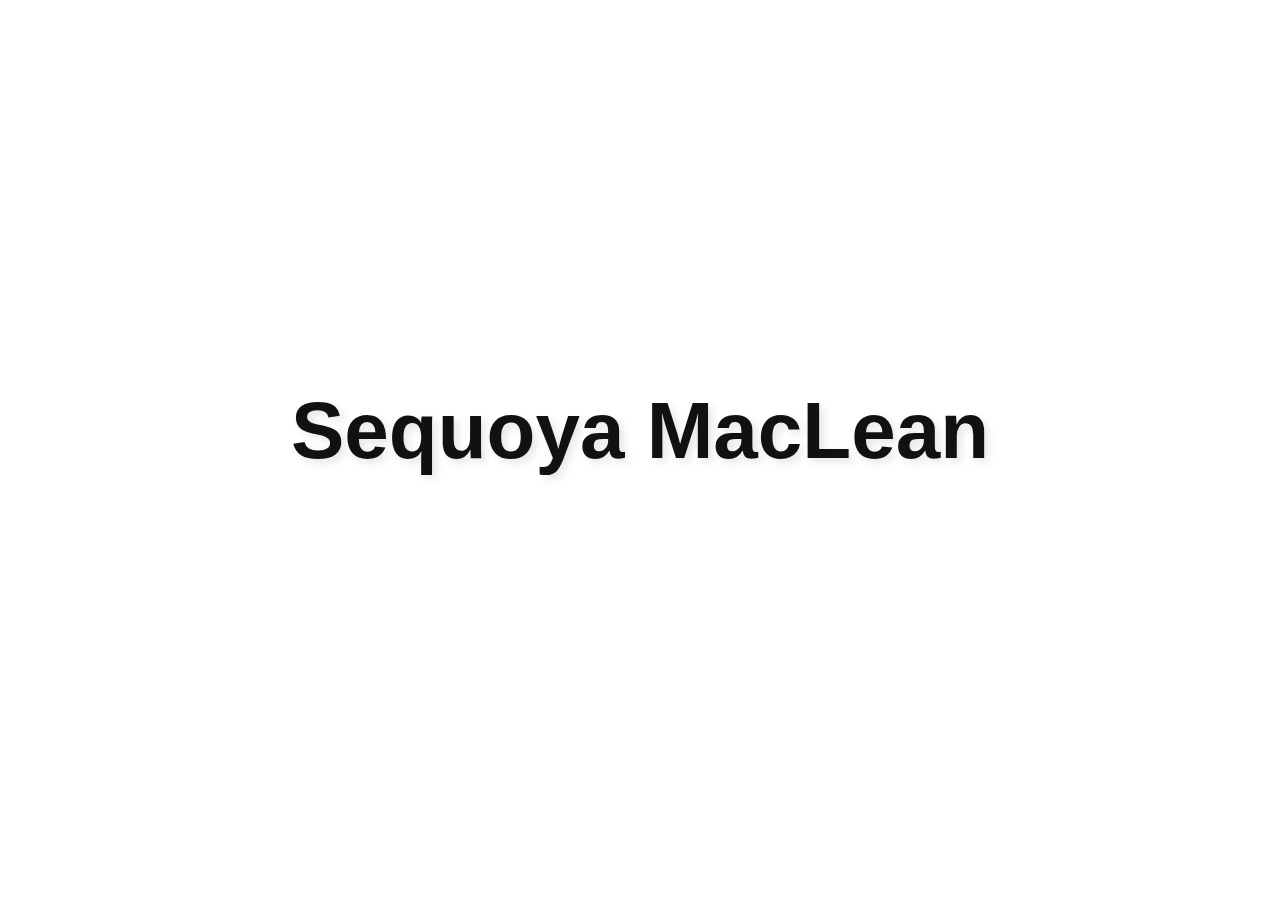
<file: index.html>
<!DOCTYPE html>
<html lang="en">
<head>
    <meta charset="UTF-8">
    <meta name="viewport" content="width=device-width, initial-scale=1.0">
    <title>Sequoya MacLean</title>
    <style>
        * {
            margin: 0;
            padding: 0;
            box-sizing: border-box;
        }
        
        body {
            height: 100vh;
            background: #ffffff;
            display: flex;
            align-items: center;
            justify-content: center;
            font-family: 'Arial', sans-serif;
            overflow: hidden;
        }
        
        .container {
            text-align: center;
            position: relative;
            transition: transform 0.2s ease;
        }
        
        h1 {
            font-size: 5rem;
            color: #111;
            text-shadow: 4px 4px 8px rgba(0,0,0,0.1);
            cursor: pointer;
            transition: all 0.3s ease;
            padding: 20px;
            border-radius: 10px;
            background: rgba(255, 255, 255, 0.9);
        }
        
        h1:hover {
            transform: scale(1.1);
            letter-spacing: 2px;
            text-shadow: 6px 6px 12px rgba(0,0,0,0.15);
            background: rgba(255, 255, 255, 1);
        }
        
        /* Floating effect */
        @keyframes float {
            0%, 100% { transform: translateY(0); }
            50% { transform: translateY(-10px); }
        }
        
        h1 {
            animation: float 3s ease-in-out infinite;
        }
        
        /* Transition effect */
        .fade-out {
            animation: fadeOut 0.8s ease forwards;
        }
        
        @keyframes fadeOut {
            to {
                opacity: 0;
                transform: scale(1.2);
            }
        }
        
        .hidden {
            display: none;
        }
        
        /* Portfolio page styles (your existing design) */
        #portfolio {
            width: 100%;
            min-height: 100vh;
            padding: 20px;
            background: #f5f7fa;
        }
        
        .portfolio-content {
            max-width: 1200px;
            margin: 0 auto;
        }
    </style>
</head>
<body>
    <div id="loading" class="container">
        <h1 id="name">Sequoya MacLean</h1>
        <p style="margin-top: 20px; color: #666; opacity: 0; transition: opacity 0.5s;">Click to enter portfolio</p>
    </div>
    
    <div id="portfolio" class="hidden">
        <!-- Your existing portfolio content goes here -->
        <div class="portfolio-content">
            <h2>Welcome to my portfolio!</h2>
            <p>Your existing content here...</p>
            <a href="#" onclick="goBack()">← Back to landing page</a>
        </div>
    </div>
    
    <script>
        const nameElement = document.getElementById('name');
        const loadingDiv = document.getElementById('loading');
        const portfolioDiv = document.getElementById('portfolio');
        const hintText = document.querySelector('p');
        
        // Show hint text after 1 second
        setTimeout(() => {
            hintText.style.opacity = '0.7';
        }, 1000);
        
        // Floating movement with mouse
        document.addEventListener('mousemove', (e) => {
            const x = (window.innerWidth / 2 - e.clientX) / 40;
            const y = (window.innerHeight / 2 - e.clientY) / 40;
            
            loadingDiv.style.transform = `translate(${x}px, ${y}px)`;
        });
        
        // Click to reveal portfolio
        nameElement.addEventListener('click', () => {
            // Add fade-out animation
            loadingDiv.classList.add('fade-out');
            
            // Show portfolio after animation
            setTimeout(() => {
    window.location.href = 'home.html';  // ← CORRECT
}, 800);
        });
        
        // Hover effect enhancement
        nameElement.addEventListener('mouseenter', () => {
            hintText.style.opacity = '1';
        });
        
        nameElement.addEventListener('mouseleave', () => {
            hintText.style.opacity = '0.7';
        });
        
        // Go back function
        function goBack() {
            portfolioDiv.classList.add('hidden');
            loadingDiv.classList.remove('hidden');
            loadingDiv.classList.remove('fade-out');
        }
    </script>
</body>
</html>
</file>
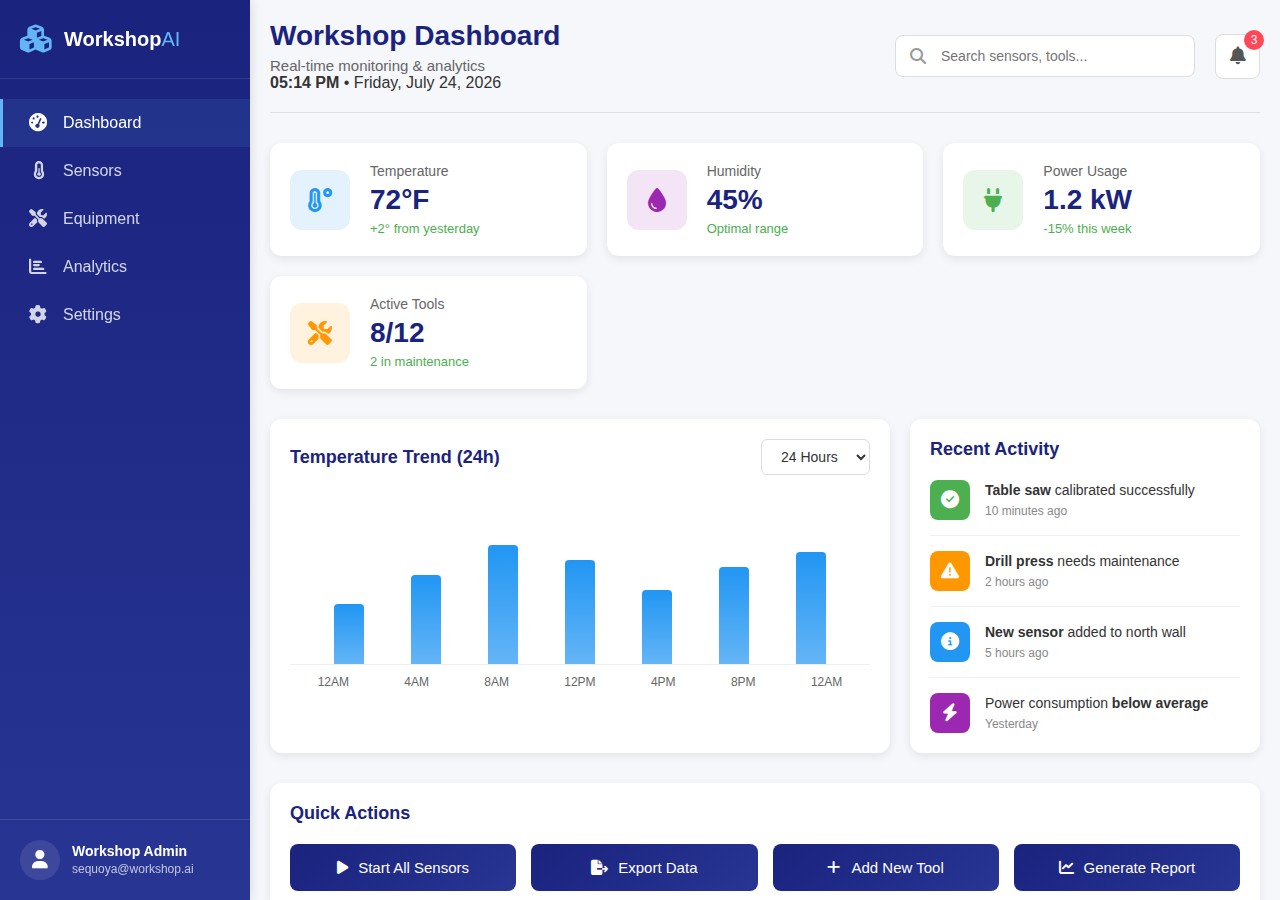
<file: dashboard.html>
<!DOCTYPE html>
<html lang="en">
<head>
    <meta charset="UTF-8">
    <meta name="viewport" content="width=device-width, initial-scale=1.0">
    <title>Dashboard | Project Monitor</title>
    <link rel="stylesheet" href="dashboard.css">
    <!-- Icons from Font Awesome (free CDN) -->
    <link rel="stylesheet" href="https://cdnjs.cloudflare.com/ajax/libs/font-awesome/6.4.0/css/all.min.css">
    <script src="dashboard.js" defer></script>
</head>
<body>
    <div class="dashboard-container">
        <!-- Sidebar Navigation -->
        <aside class="sidebar">
            <div class="logo">
                <i class="fas fa-cubes"></i>
                <h2>Workshop<span>AI</span></h2>
            </div>
            
            <nav class="nav-menu">
                <a href="#" class="nav-item active">
                    <i class="fas fa-tachometer-alt"></i>
                    <span>Dashboard</span>
                </a>
                <a href="#" class="nav-item">
                    <i class="fas fa-thermometer-half"></i>
                    <span>Sensors</span>
                </a>
                <a href="#" class="nav-item">
                    <i class="fas fa-tools"></i>
                    <span>Equipment</span>
                </a>
                <a href="#" class="nav-item">
                    <i class="fas fa-chart-bar"></i>
                    <span>Analytics</span>
                </a>
                <a href="#" class="nav-item">
                    <i class="fas fa-cog"></i>
                    <span>Settings</span>
                </a>
            </nav>
            
            <div class="user-info">
                <div class="user-avatar">
                    <i class="fas fa-user"></i>
                </div>
                <div class="user-details">
                    <strong>Workshop Admin</strong>
                    <small>sequoya@workshop.ai</small>
                </div>
            </div>
        </aside>

        <!-- Main Content Area -->
        <main class="main-content">
            <!-- Top Header -->
            <header class="top-header">
                <div class="header-left">
                    <h1>Workshop Dashboard</h1>
                    <p>Real-time monitoring & analytics</p>
                </div>
                <div class="header-right">
                    <div class="search-box">
                        <i class="fas fa-search"></i>
                        <input type="text" placeholder="Search sensors, tools...">
                    </div>
                    <button class="notification-btn">
                        <i class="fas fa-bell"></i>
                        <span class="badge">3</span>
                    </button>
                </div>
            </header>

            <!-- Stats Cards -->
            <section class="stats-grid">
                <div class="stat-card">
                    <div class="stat-icon" style="background: #e3f2fd;">
                        <i class="fas fa-temperature-high" style="color: #2196f3;"></i>
                    </div>
                    <div class="stat-info">
                        <h3>Temperature</h3>
                        <p class="stat-value">72°F</p>
                        <p class="stat-change">+2° from yesterday</p>
                    </div>
                </div>
                
                <div class="stat-card">
                    <div class="stat-icon" style="background: #f3e5f5;">
                        <i class="fas fa-tint" style="color: #9c27b0;"></i>
                    </div>
                    <div class="stat-info">
                        <h3>Humidity</h3>
                        <p class="stat-value">45%</p>
                        <p class="stat-change">Optimal range</p>
                    </div>
                </div>
                
                <div class="stat-card">
                    <div class="stat-icon" style="background: #e8f5e9;">
                        <i class="fas fa-plug" style="color: #4caf50;"></i>
                    </div>
                    <div class="stat-info">
                        <h3>Power Usage</h3>
                        <p class="stat-value">1.2 kW</p>
                        <p class="stat-change">-15% this week</p>
                    </div>
                </div>
                
                <div class="stat-card">
                    <div class="stat-icon" style="background: #fff3e0;">
                        <i class="fas fa-tools" style="color: #ff9800;"></i>
                    </div>
                    <div class="stat-info">
                        <h3>Active Tools</h3>
                        <p class="stat-value">8/12</p>
                        <p class="stat-change">2 in maintenance</p>
                    </div>
                </div>
            </section>

            <!-- Charts & Data Section -->
            <section class="data-section">
                <div class="chart-container">
                    <div class="section-header">
                        <h3>Temperature Trend (24h)</h3>
                        <select class="time-select">
                            <option>24 Hours</option>
                            <option>7 Days</option>
                            <option>30 Days</option>
                        </select>
                    </div>
                    <div class="chart-placeholder">
                        <!-- Simple CSS bar chart -->
                        <div class="simple-chart">
                            <div class="chart-bar" style="height: 40%;"></div>
                            <div class="chart-bar" style="height: 60%;"></div>
                            <div class="chart-bar" style="height: 80%;"></div>
                            <div class="chart-bar" style="height: 70%;"></div>
                            <div class="chart-bar" style="height: 50%;"></div>
                            <div class="chart-bar" style="height: 65%;"></div>
                            <div class="chart-bar" style="height: 75%;"></div>
                        </div>
                        <div class="chart-labels">
                            <span>12AM</span><span>4AM</span><span>8AM</span><span>12PM</span>
                            <span>4PM</span><span>8PM</span><span>12AM</span>
                        </div>
                    </div>
                </div>
                
                <div class="recent-activity">
                    <div class="section-header">
                        <h3>Recent Activity</h3>
                    </div>
                    <div class="activity-list">
                        <div class="activity-item">
                            <div class="activity-icon success">
                                <i class="fas fa-check-circle"></i>
                            </div>
                            <div class="activity-content">
                                <p><strong>Table saw</strong> calibrated successfully</p>
                                <small>10 minutes ago</small>
                            </div>
                        </div>
                        <div class="activity-item">
                            <div class="activity-icon warning">
                                <i class="fas fa-exclamation-triangle"></i>
                            </div>
                            <div class="activity-content">
                                <p><strong>Drill press</strong> needs maintenance</p>
                                <small>2 hours ago</small>
                            </div>
                        </div>
                        <div class="activity-item">
                            <div class="activity-icon info">
                                <i class="fas fa-info-circle"></i>
                            </div>
                            <div class="activity-content">
                                <p><strong>New sensor</strong> added to north wall</p>
                                <small>5 hours ago</small>
                            </div>
                        </div>
                        <div class="activity-item">
                            <div class="activity-icon">
                                <i class="fas fa-bolt"></i>
                            </div>
                            <div class="activity-content">
                                <p>Power consumption <strong>below average</strong></p>
                                <small>Yesterday</small>
                            </div>
                        </div>
                    </div>
                </div>
            </section>

            <!-- Quick Actions -->
            <section class="quick-actions">
                <h3>Quick Actions</h3>
                <div class="action-buttons">
                    <button class="action-btn">
                        <i class="fas fa-play"></i>
                        <span>Start All Sensors</span>
                    </button>
                    <button class="action-btn">
                        <i class="fas fa-file-export"></i>
                        <span>Export Data</span>
                    </button>
                    <button class="action-btn">
                        <i class="fas fa-plus"></i>
                        <span>Add New Tool</span>
                    </button>
                    <button class="action-btn">
                        <i class="fas fa-chart-line"></i>
                        <span>Generate Report</span>
                    </button>
                </div>
            </section>
        </main>
    </div>
</body>
</html>
</file>
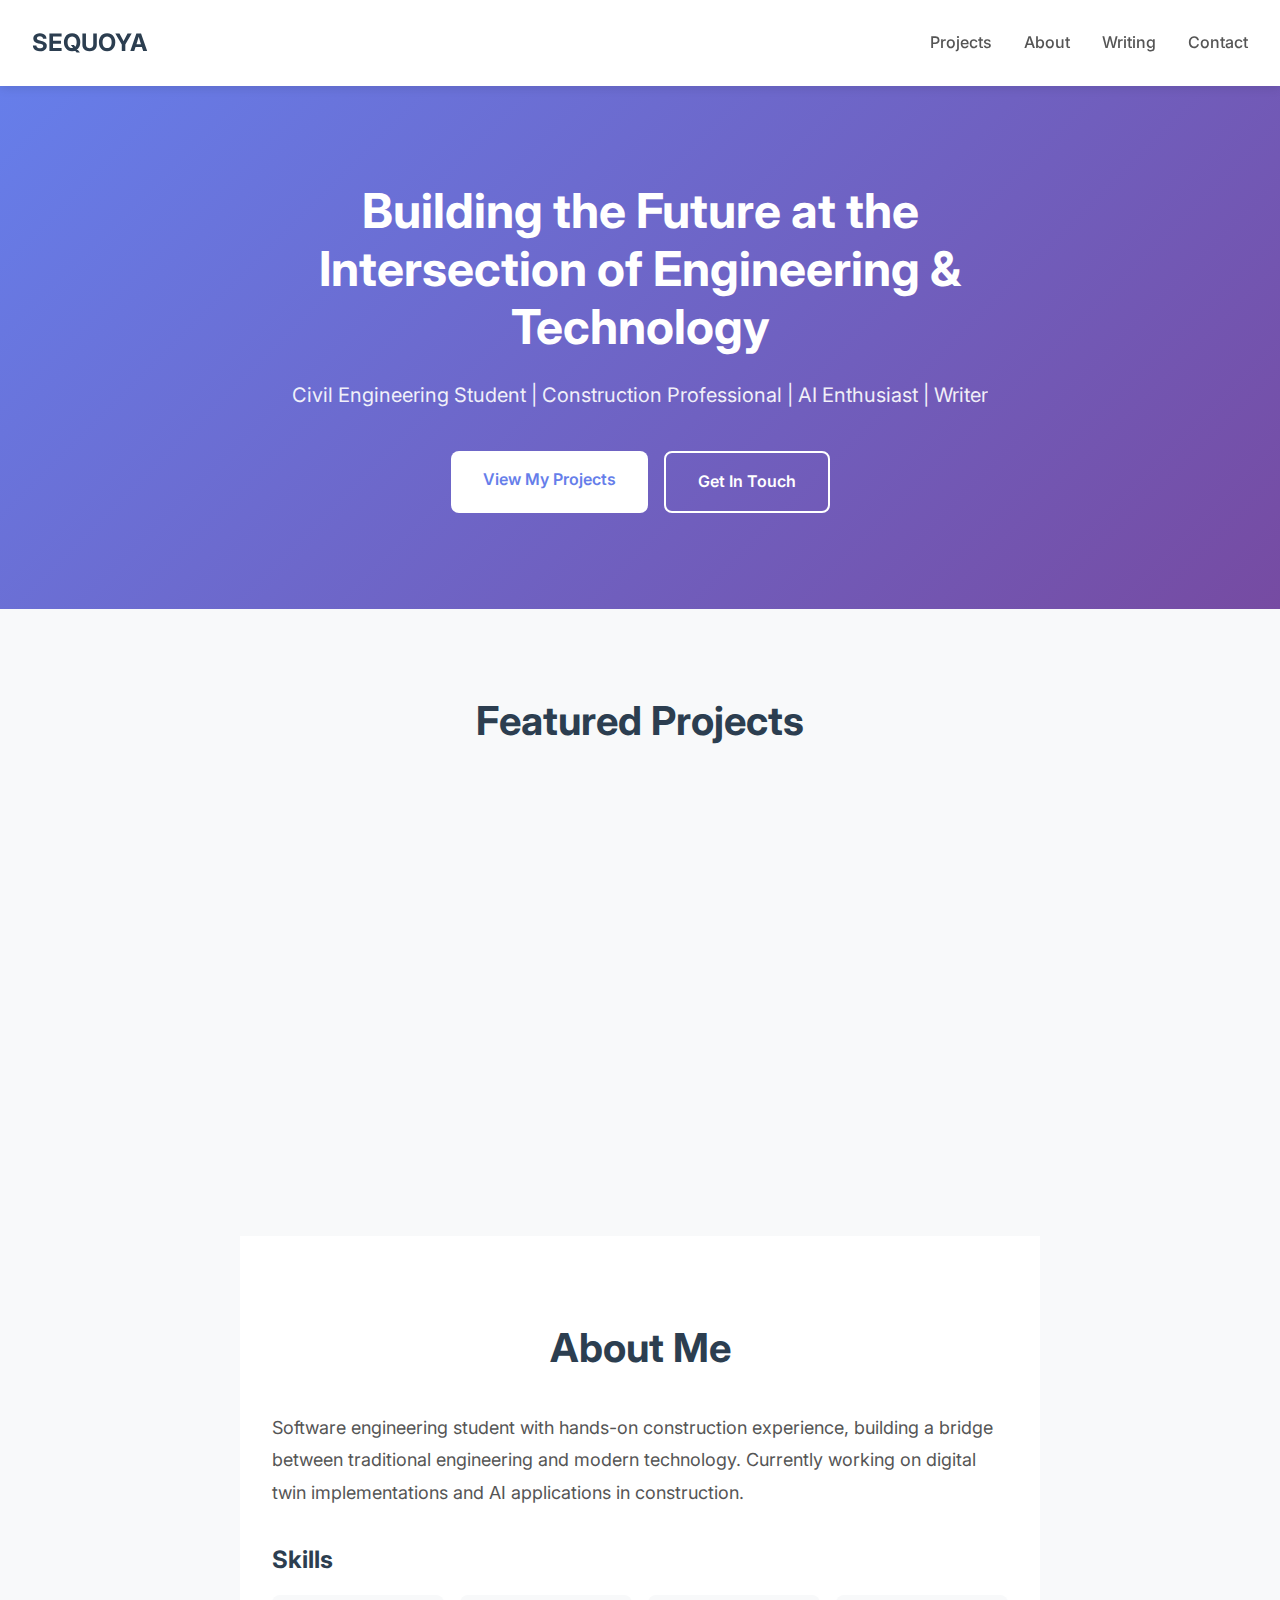
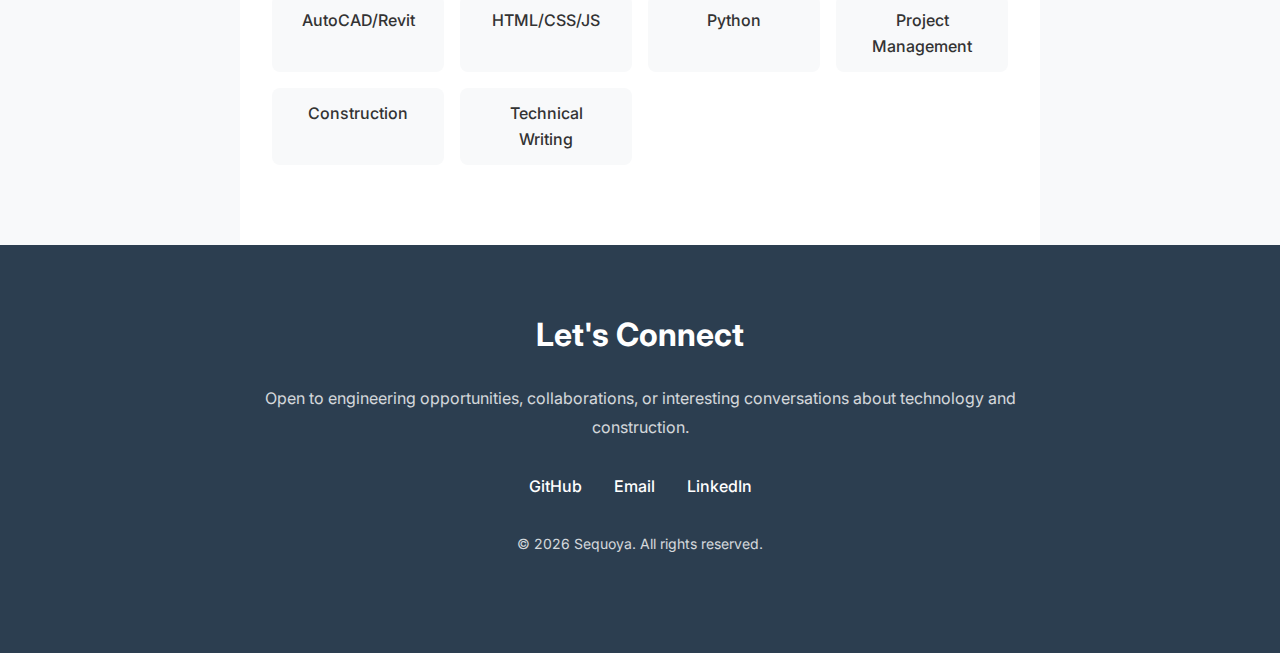
<file: home.html>
<!DOCTYPE html>
<html lang="en">
<head>
    <meta charset="UTF-8">
    <meta name="viewport" content="width=device-width, initial-scale=1.0">
    <title>Sequoya | Engineering & Construction Portfolio</title>
    <meta name="description" content="Portfolio showcasing engineering projects, construction work, and technical writing.">
    <link rel="stylesheet" href="home.css">
    <link rel="preconnect" href="https://fonts.googleapis.com">
    <link rel="preconnect" href="https://fonts.gstatic.com" crossorigin>
    <link href="https://fonts.googleapis.com/css2?family=Inter:wght@400;500;600;700&display=swap" rel="stylesheet">
    <script src="home.js" defer></script>
</head>
<body>
    <header>
        <nav class="navbar">
            <div class="logo">SEQUOYA</div>
            <div class="nav-links">
                <a href="#projects">Projects</a>
                <a href="#about">About</a>
                <a href="#writing">Writing</a>
                <a href="#contact">Contact</a>
            </div>
        </nav>
    </header>

    <main>
        <section class="hero">
            <div class="hero-content">
                <h1>Building the Future at the Intersection of Engineering & Technology</h1>
                <p class="subtitle">Civil Engineering Student | Construction Professional | AI Enthusiast | Writer</p>
                <div class="cta-buttons">
                    <a href="#projects" class="btn btn-primary">View My Projects</a>
                    <a href="#contact" class="btn btn-secondary">Get In Touch</a>
                </div>
            </div>
        </section>

        <section id="projects" class="projects-section">
            <h2>Featured Projects</h2>
            <div class="projects-grid">
                <div class="project-card">
                    <div class="project-icon">🏠</div>
                    <h3>Property Digital Twin</h3>
                    <p>Interactive 3D model with live sensor data integration and predictive maintenance.</p>
                    <span class="tech-tag">Three.js</span>
                    <span class="tech-tag">IoT</span>
                    <span class="tech-tag">Python</span>
                </div>
                
                <div class="project-card">
                    <div class="project-icon">🤖</div>
                    <h3>Construction AI Assistant</h3>
                    <p>Machine learning system for material estimation and project optimization.</p>
                    <span class="tech-tag">Python</span>
                    <span class="tech-tag">TensorFlow</span>
                    <span class="tech-tag">React</span>
                </div>
                
                <div class="project-card">
                    <div class="project-icon">🔨</div>
                    <h3>Smart Workshop System</h3>
                    <p>IoT-enabled tool tracking and automated inventory management.</p>
                    <span class="tech-tag">Arduino</span>
                    <span class="tech-tag">Node.js</span>
                    <span class="tech-tag">MongoDB</span>
                </div>
            </div>
        </section>

        <section id="about" class="about-section">
            <h2>About Me</h2>
            <div class="about-content">
                <p>Software engineering student with hands-on construction experience, building a bridge between traditional engineering and modern technology. Currently working on digital twin implementations and AI applications in construction.</p>
                
                <div class="skills">
                    <h3>Skills</h3>
                    <div class="skills-grid">
                        <span>AutoCAD/Revit</span>
                        <span>HTML/CSS/JS</span>
                        <span>Python</span>
                        <span>Project Management</span>
                        <span>Construction</span>
                        <span>Technical Writing</span>
                    </div>
                </div>
            </div>
        </section>
    </main>

    <footer id="contact">
        <div class="footer-content">
            <h3>Let's Connect</h3>
            <p>Open to engineering opportunities, collaborations, or interesting conversations about technology and construction.</p>
            <div class="contact-links">
                <a href="https://github.com/sequoya126" target="_blank">GitHub</a>
                <a href="mailto:your-email@example.com">Email</a>
                <a href="#">LinkedIn</a>
            </div>
            <p class="copyright">© 2024 Sequoya. All rights reserved.</p>
        </div>
    </footer>
</body>
</html>
</file>
<file: dashboard.css>
/* Reset & Base */
* {
    margin: 0;
    padding: 0;
    box-sizing: border-box;
    font-family: 'Segoe UI', Tahoma, Geneva, Verdana, sans-serif;
}

body {
    background: #f5f7fa;
    color: #333;
    height: 100vh;
    overflow: hidden;
}

/* Dashboard Layout */
.dashboard-container {
    display: flex;
    height: 100vh;
}

/* Sidebar Styles */
.sidebar {
    width: 250px;
    background: linear-gradient(180deg, #1a237e 0%, #283593 100%);
    color: white;
    display: flex;
    flex-direction: column;
    box-shadow: 2px 0 10px rgba(0, 0, 0, 0.1);
    z-index: 100;
}

.logo {
    padding: 25px 20px;
    display: flex;
    align-items: center;
    gap: 12px;
    border-bottom: 1px solid rgba(255, 255, 255, 0.1);
}

.logo i {
    font-size: 28px;
    color: #64b5f6;
}

.logo h2 {
    font-size: 20px;
    font-weight: 600;
}

.logo span {
    color: #64b5f6;
    font-weight: 300;
}

/* Navigation */
.nav-menu {
    flex: 1;
    padding: 20px 0;
}

.nav-item {
    display: flex;
    align-items: center;
    gap: 15px;
    padding: 15px 25px;
    color: rgba(255, 255, 255, 0.8);
    text-decoration: none;
    transition: all 0.3s;
    border-left: 3px solid transparent;
}

.nav-item:hover {
    background: rgba(255, 255, 255, 0.05);
    color: white;
    border-left-color: #64b5f6;
}

.nav-item.active {
    background: rgba(100, 181, 246, 0.1);
    color: white;
    border-left-color: #64b5f6;
}

.nav-item i {
    width: 20px;
    text-align: center;
    font-size: 18px;
}

/* User Info */
.user-info {
    padding: 20px;
    border-top: 1px solid rgba(255, 255, 255, 0.1);
    display: flex;
    align-items: center;
    gap: 12px;
}

.user-avatar {
    width: 40px;
    height: 40px;
    background: rgba(255, 255, 255, 0.1);
    border-radius: 50%;
    display: flex;
    align-items: center;
    justify-content: center;
    font-size: 18px;
}

.user-details {
    flex: 1;
}

.user-details strong {
    display: block;
    font-size: 14px;
}

.user-details small {
    font-size: 12px;
    opacity: 0.7;
}

/* Main Content */
.main-content {
    flex: 1;
    overflow-y: auto;
    padding: 20px;
    background: #f5f7fa;
}

/* Top Header */
.top-header {
    display: flex;
    justify-content: space-between;
    align-items: center;
    margin-bottom: 30px;
    padding-bottom: 20px;
    border-bottom: 1px solid #e0e0e0;
}

.header-left h1 {
    font-size: 28px;
    color: #1a237e;
    margin-bottom: 5px;
}

.header-left p {
    color: #666;
    font-size: 15px;
}

/* Search & Notifications */
.header-right {
    display: flex;
    align-items: center;
    gap: 20px;
}

.search-box {
    position: relative;
    width: 300px;
}

.search-box i {
    position: absolute;
    left: 15px;
    top: 50%;
    transform: translateY(-50%);
    color: #999;
}

.search-box input {
    width: 100%;
    padding: 12px 20px 12px 45px;
    border: 1px solid #ddd;
    border-radius: 8px;
    font-size: 14px;
    background: white;
    transition: border 0.3s;
}

.search-box input:focus {
    outline: none;
    border-color: #64b5f6;
    box-shadow: 0 0 0 3px rgba(100, 181, 246, 0.1);
}

.notification-btn {
    position: relative;
    background: white;
    border: 1px solid #ddd;
    width: 45px;
    height: 45px;
    border-radius: 8px;
    cursor: pointer;
    font-size: 18px;
    color: #555;
    transition: all 0.3s;
}

.notification-btn:hover {
    background: #f5f5f5;
    color: #1a237e;
}

.badge {
    position: absolute;
    top: -5px;
    right: -5px;
    background: #ff4757;
    color: white;
    font-size: 12px;
    width: 20px;
    height: 20px;
    border-radius: 50%;
    display: flex;
    align-items: center;
    justify-content: center;
}

/* Stats Cards */
.stats-grid {
    display: grid;
    grid-template-columns: repeat(auto-fit, minmax(240px, 1fr));
    gap: 20px;
    margin-bottom: 30px;
}

.stat-card {
    background: white;
    border-radius: 12px;
    padding: 20px;
    display: flex;
    align-items: center;
    gap: 20px;
    box-shadow: 0 3px 10px rgba(0, 0, 0, 0.08);
    transition: transform 0.3s, box-shadow 0.3s;
}

.stat-card:hover {
    transform: translateY(-3px);
    box-shadow: 0 5px 15px rgba(0, 0, 0, 0.1);
}

.stat-icon {
    width: 60px;
    height: 60px;
    border-radius: 12px;
    display: flex;
    align-items: center;
    justify-content: center;
    font-size: 24px;
}

.stat-info h3 {
    font-size: 14px;
    color: #666;
    margin-bottom: 5px;
    font-weight: 500;
}

.stat-value {
    font-size: 28px;
    font-weight: 600;
    color: #1a237e;
    margin-bottom: 5px;
}

.stat-change {
    font-size: 13px;
    color: #4caf50;
}

/* Data Section */
.data-section {
    display: grid;
    grid-template-columns: 1fr 350px;
    gap: 20px;
    margin-bottom: 30px;
}

.chart-container, .recent-activity {
    background: white;
    border-radius: 12px;
    padding: 20px;
    box-shadow: 0 3px 10px rgba(0, 0, 0, 0.08);
}

.section-header {
    display: flex;
    justify-content: space-between;
    align-items: center;
    margin-bottom: 20px;
}

.section-header h3 {
    font-size: 18px;
    color: #1a237e;
}

.time-select {
    padding: 8px 15px;
    border: 1px solid #ddd;
    border-radius: 6px;
    background: white;
    color: #333;
    font-size: 14px;
    cursor: pointer;
}

/* Simple Chart */
.chart-placeholder {
    height: 200px;
    padding: 20px 0;
}

.simple-chart {
    display: flex;
    align-items: flex-end;
    justify-content: space-around;
    height: 150px;
    padding: 0 20px;
    border-bottom: 1px solid #eee;
}

.chart-bar {
    width: 30px;
    background: linear-gradient(to top, #64b5f6, #2196f3);
    border-radius: 4px 4px 0 0;
    transition: height 0.5s;
}

.chart-labels {
    display: flex;
    justify-content: space-around;
    padding-top: 10px;
    font-size: 12px;
    color: #666;
}

/* Activity List */
.activity-list {
    display: flex;
    flex-direction: column;
    gap: 15px;
}

.activity-item {
    display: flex;
    align-items: center;
    gap: 15px;
    padding-bottom: 15px;
    border-bottom: 1px solid #f0f0f0;
}

.activity-item:last-child {
    border-bottom: none;
    padding-bottom: 0;
}

.activity-icon {
    width: 40px;
    height: 40px;
    border-radius: 8px;
    display: flex;
    align-items: center;
    justify-content: center;
    font-size: 18px;
    color: white;
}

.activity-icon.success {
    background: #4caf50;
}

.activity-icon.warning {
    background: #ff9800;
}

.activity-icon.info {
    background: #2196f3;
}

.activity-icon:not(.success):not(.warning):not(.info) {
    background: #9c27b0;
}

.activity-content p {
    font-size: 14px;
    margin-bottom: 3px;
}

.activity-content small {
    color: #888;
    font-size: 12px;
}

/* Quick Actions */
.quick-actions {
    background: white;
    border-radius: 12px;
    padding: 20px;
    box-shadow: 0 3px 10px rgba(0, 0, 0, 0.08);
}

.quick-actions h3 {
    font-size: 18px;
    color: #1a237e;
    margin-bottom: 20px;
}

.action-buttons {
    display: grid;
    grid-template-columns: repeat(auto-fit, minmax(200px, 1fr));
    gap: 15px;
}

.action-btn {
    display: flex;
    align-items: center;
    justify-content: center;
    gap: 10px;
    padding: 15px;
    background: linear-gradient(135deg, #1a237e, #283593);
    color: white;
    border: none;
    border-radius: 8px;
    font-size: 15px;
    font-weight: 500;
    cursor: pointer;
    transition: all 0.3s;
}

.action-btn:hover {
    transform: translateY(-2px);
    box-shadow: 0 5px 15px rgba(26, 35, 126, 0.3);
    background: linear-gradient(135deg, #283593, #303f9f);
}

/* Responsive */
@media (max-width: 1024px) {
    .data-section {
        grid-template-columns: 1fr;
    }
    
    .sidebar {
        width: 70px;
    }
    
    .logo h2, .nav-item span, .user-details {
        display: none;
    }
    
    .logo {
        justify-content: center;
        padding: 25px 0;
    }
    
    .nav-item {
        justify-content: center;
        padding: 15px 0;
    }
    
    .user-info {
        justify-content: center;
        padding: 20px 0;
    }
}

@media (max-width: 768px) {
    .stats-grid {
        grid-template-columns: 1fr;
    }
    
    .header-right {
        flex-direction: column;
        gap: 10px;
    }
    
    .search-box {
        width: 100%;
    }
}
</file>
<file: home.css>
/* Reset & Base Styles */
* {
    margin: 0;
    padding: 0;
    box-sizing: border-box;
}

body {
    font-family: 'Inter', sans-serif;
    line-height: 1.6;
    color: #333;
    background: #f8f9fa;
}

/* Navigation */
.navbar {
    display: flex;
    justify-content: space-between;
    align-items: center;
    padding: 1.5rem 2rem;
    background: white;
    box-shadow: 0 2px 10px rgba(0,0,0,0.1);
    position: sticky;
    top: 0;
    z-index: 1000;
}

.logo {
    font-size: 1.5rem;
    font-weight: 700;
    color: #2c3e50;
}

.nav-links {
    display: flex;
    gap: 2rem;
}

.nav-links a {
    text-decoration: none;
    color: #555;
    font-weight: 500;
    transition: color 0.3s;
}

.nav-links a:hover {
    color: #3498db;
}

/* Hero Section */
.hero {
    padding: 6rem 2rem;
    background: linear-gradient(135deg, #667eea 0%, #764ba2 100%);
    color: white;
    text-align: center;
}

.hero-content {
    max-width: 800px;
    margin: 0 auto;
}

.hero h1 {
    font-size: 3rem;
    margin-bottom: 1.5rem;
    line-height: 1.2;
}

.subtitle {
    font-size: 1.25rem;
    margin-bottom: 2.5rem;
    opacity: 0.9;
}

.cta-buttons {
    display: flex;
    gap: 1rem;
    justify-content: center;
}

.btn {
    padding: 1rem 2rem;
    border-radius: 8px;
    text-decoration: none;
    font-weight: 600;
    transition: transform 0.3s, box-shadow 0.3s;
    display: inline-block;
}

.btn-primary {
    background: white;
    color: #667eea;
}

.btn-secondary {
    background: transparent;
    color: white;
    border: 2px solid white;
}

.btn:hover {
    transform: translateY(-2px);
    box-shadow: 0 10px 20px rgba(0,0,0,0.2);
}

/* Projects Section */
.projects-section {
    padding: 5rem 2rem;
    max-width: 1200px;
    margin: 0 auto;
}

.projects-section h2 {
    text-align: center;
    font-size: 2.5rem;
    margin-bottom: 3rem;
    color: #2c3e50;
}

.projects-grid {
    display: grid;
    grid-template-columns: repeat(auto-fit, minmax(300px, 1fr));
    gap: 2rem;
}

.project-card {
    background: white;
    padding: 2rem;
    border-radius: 12px;
    box-shadow: 0 5px 15px rgba(0,0,0,0.1);
    transition: transform 0.3s;
}

.project-card:hover {
    transform: translateY(-10px);
}

.project-icon {
    font-size: 3rem;
    margin-bottom: 1rem;
}

.project-card h3 {
    font-size: 1.5rem;
    margin-bottom: 1rem;
    color: #2c3e50;
}

.project-card p {
    color: #666;
    margin-bottom: 1.5rem;
}

.tech-tag {
    display: inline-block;
    background: #e3f2fd;
    color: #1976d2;
    padding: 0.4rem 0.8rem;
    border-radius: 20px;
    font-size: 0.875rem;
    margin-right: 0.5rem;
    margin-top: 0.5rem;
}

/* About Section */
.about-section {
    padding: 5rem 2rem;
    background: white;
    max-width: 800px;
    margin: 0 auto;
}

.about-section h2 {
    text-align: center;
    font-size: 2.5rem;
    margin-bottom: 2rem;
    color: #2c3e50;
}

.about-content p {
    font-size: 1.125rem;
    line-height: 1.8;
    margin-bottom: 2rem;
    color: #555;
}

.skills h3 {
    font-size: 1.5rem;
    margin-bottom: 1rem;
    color: #2c3e50;
}

.skills-grid {
    display: grid;
    grid-template-columns: repeat(auto-fit, minmax(150px, 1fr));
    gap: 1rem;
}

.skills-grid span {
    background: #f8f9fa;
    padding: 0.8rem 1.5rem;
    border-radius: 8px;
    text-align: center;
    font-weight: 500;
}

/* Footer */
footer {
    background: #2c3e50;
    color: white;
    padding: 4rem 2rem;
    text-align: center;
}

.footer-content {
    max-width: 800px;
    margin: 0 auto;
}

.footer-content h3 {
    font-size: 2rem;
    margin-bottom: 1.5rem;
}

.footer-content p {
    opacity: 0.8;
    margin-bottom: 2rem;
    line-height: 1.8;
}

.contact-links {
    display: flex;
    justify-content: center;
    gap: 2rem;
    margin-bottom: 2rem;
}

.contact-links a {
    color: white;
    text-decoration: none;
    font-weight: 500;
    transition: opacity 0.3s;
}

.contact-links a:hover {
    opacity: 0.7;
}

.copyright {
    opacity: 0.6;
    font-size: 0.875rem;
}

/* Responsive Design */
@media (max-width: 768px) {
    .hero h1 {
        font-size: 2.25rem;
    }
    
    .subtitle {
        font-size: 1.125rem;
    }
    
    .cta-buttons {
        flex-direction: column;
        align-items: center;
    }
    
    .btn {
        width: 100%;
        max-width: 300px;
        text-align: center;
    }
    
    .nav-links {
        gap: 1rem;
    }
}
</file>
